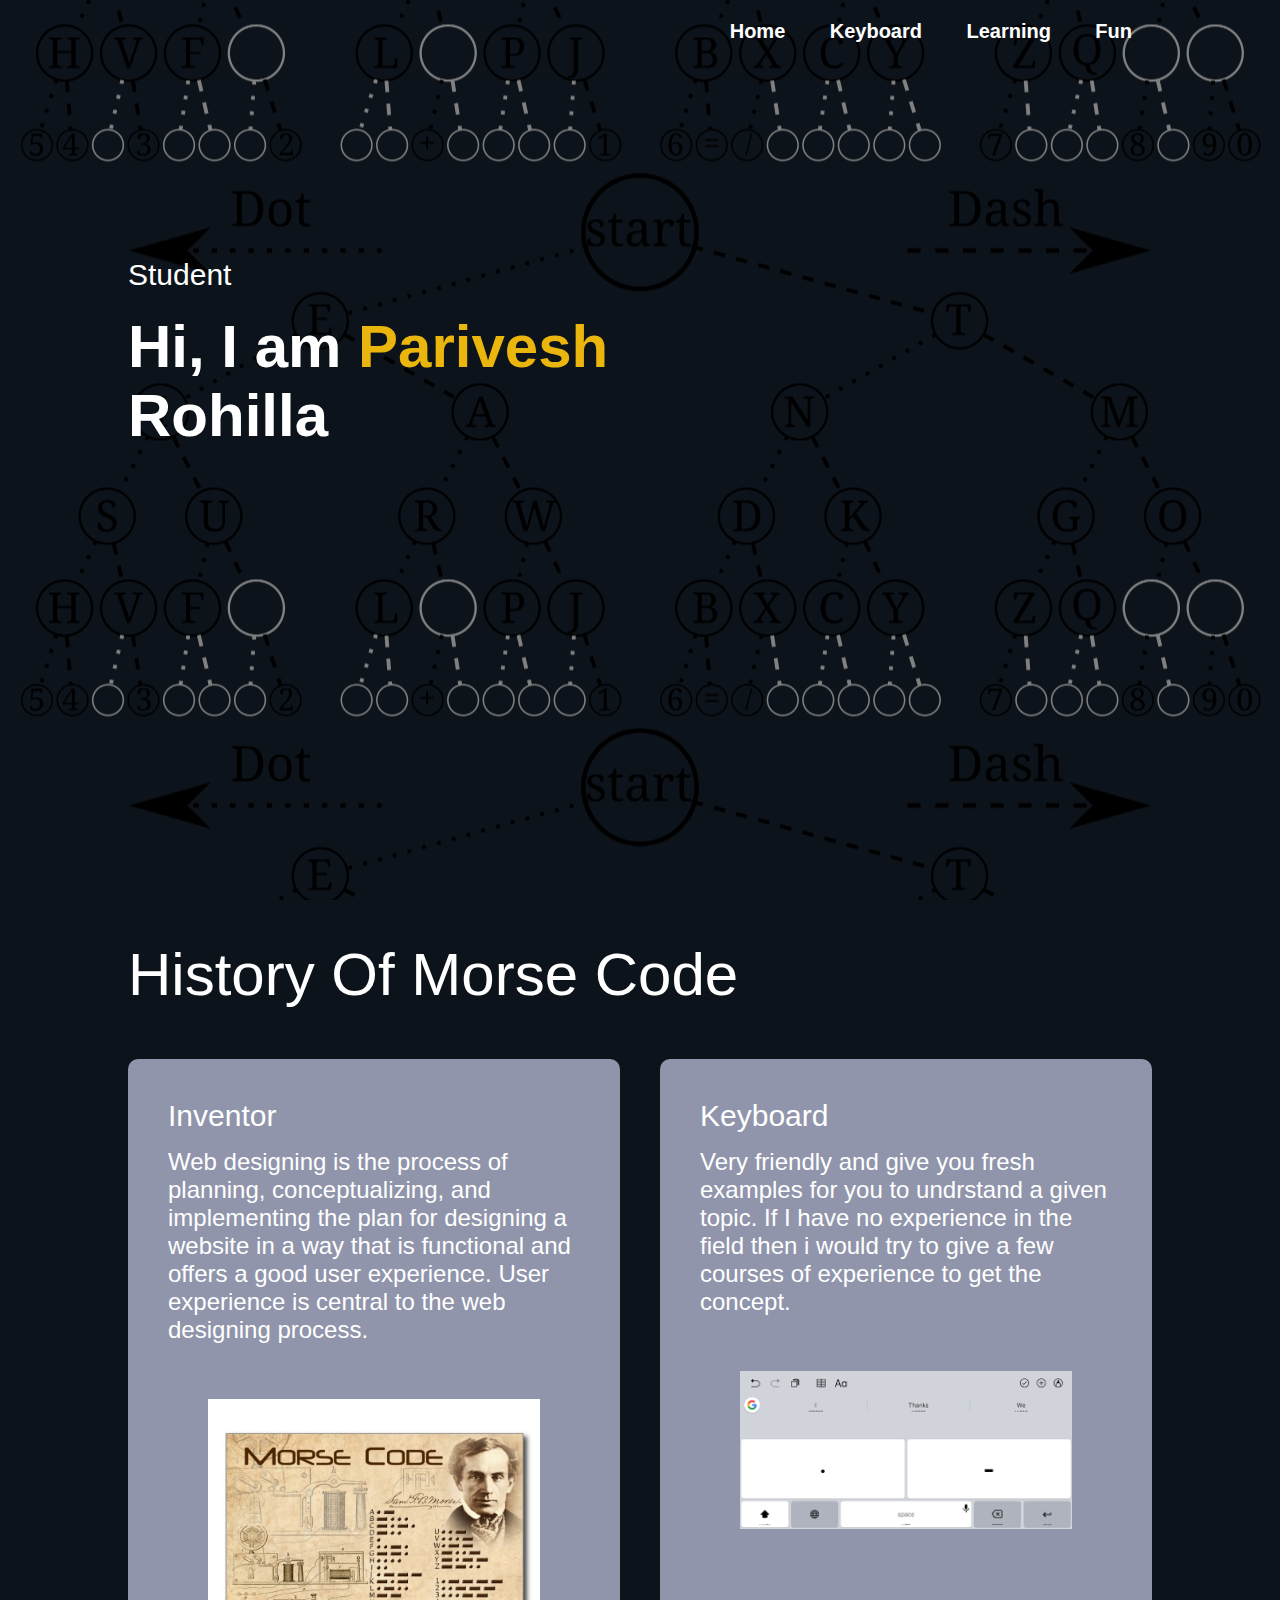
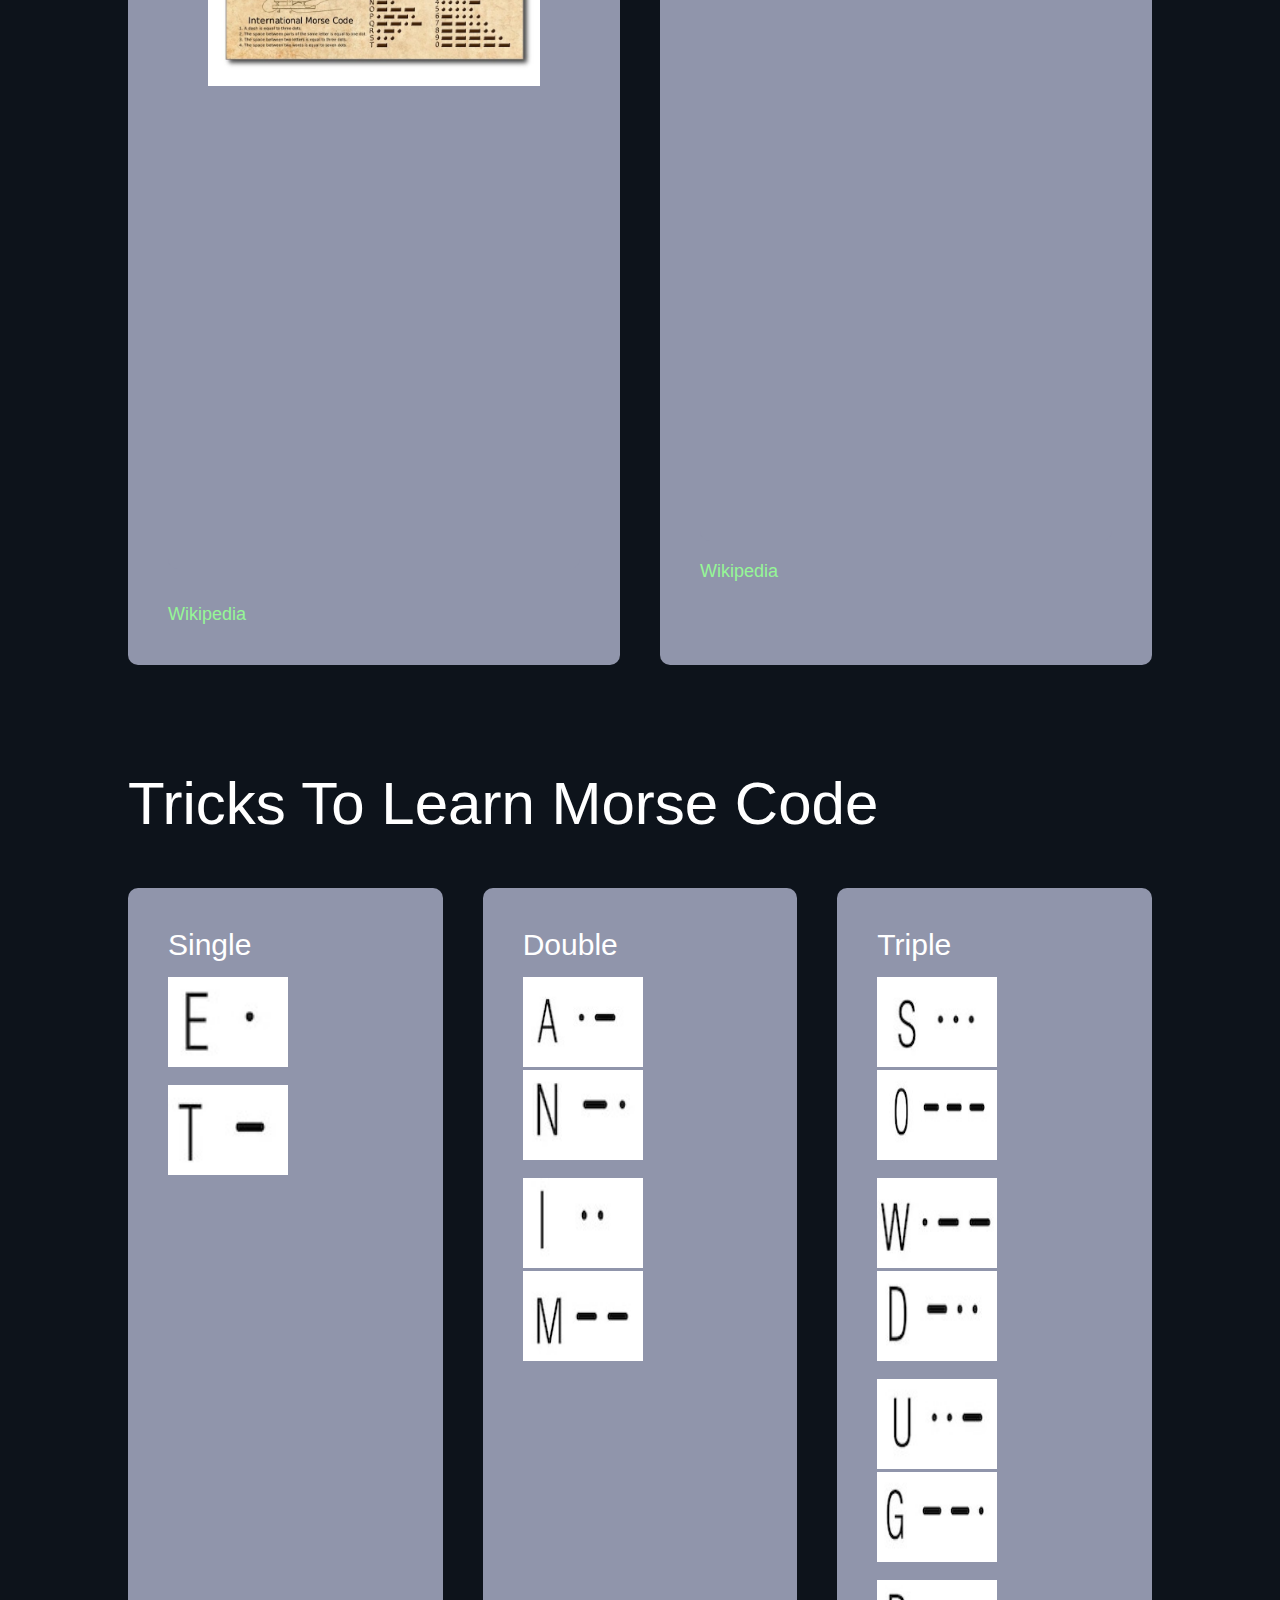
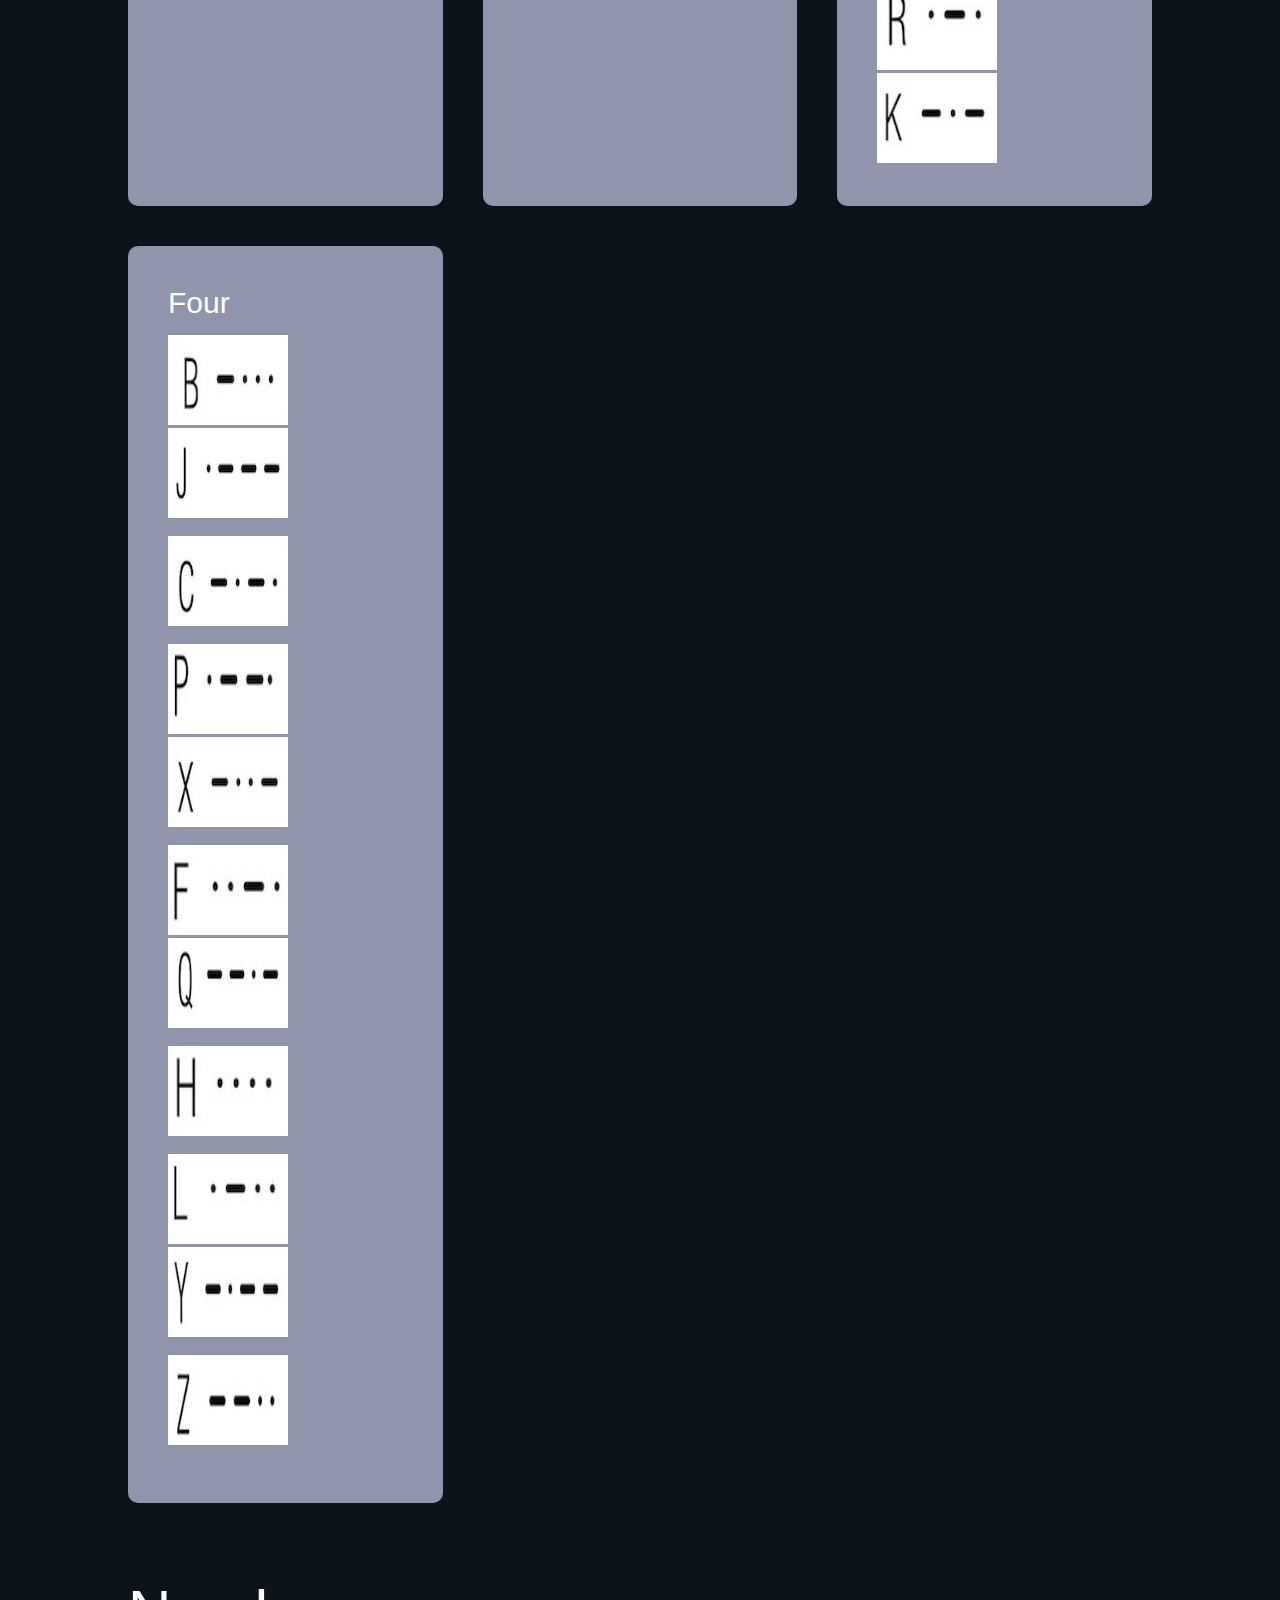
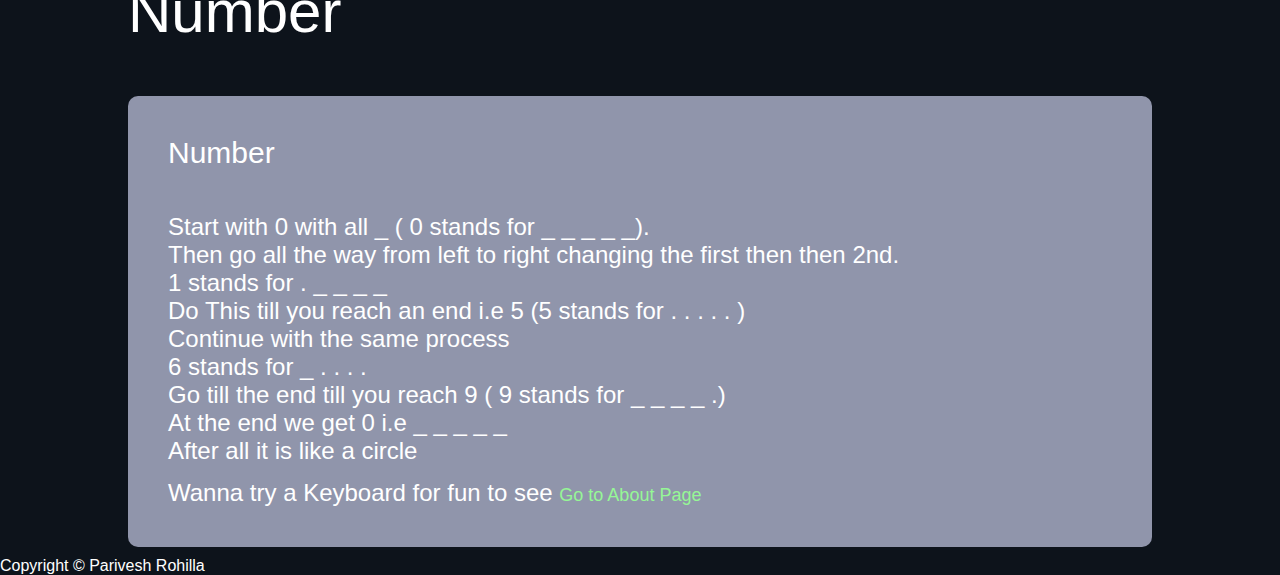
<file: Main/index.html>
<!DOCTYPE html>
<html>
<head>
    <title>
    Morse Code
    </title>
    <link rel="stylesheet" href="style.css">
    <script src="https://kit.fontawesome.cxom/f0321af717.js" crossorigin="anonymous"></script>
</head>
<body>
   <div id="header" >
     <div class="container">
        <nav>
            <ul>
             <li><a href="#header">Home</a></li>
             <li><a href="../virtual-keyboard-project/index.html">Keyboard</a></li>
             <li><a href="#learn">Learning</a></li>
             <li><a href="#Fun">Fun</a></li>
             </ul>
           </nav>
        <div class="header-text">
            <p>Student</p>
            <h1>Hi, I am <span>Parivesh</span> <br>Rohilla </h1>
        
        </div>
     </div>
   </div>

  <!------------Histroy Of Morse Code--------------->
  <div id="learn">
    <div class="container">
        <h1 class="sub-title">History Of Morse Code</h1> 
        <div class="services-list">
            <div>
                <i class="fa-solid fa-code"></i>
                <h2>Inventor</h2>
                <p style="font-size:x-large;">Web designing is the process of planning, conceptualizing, and implementing the plan for
                 designing a website in a way that is functional and offers a good user experience. 
                 User experience is central to the web designing process. </p>
                 <br>
                 <div class="background-container">
                    <img src="images/morseinv.jpeg" style="width:100%; height: auto;">
                 </div>
                 <br>
                 
                 <a href="#">Wikipedia</a>
            </div>     
                <div>
                    <i class="fa-brands fa-adn"></i>
                   
                 <h2>Keyboard</h2>
                 <p style="font-size: x-large;">Very friendly and give you fresh examples for you to undrstand a given topic. If 
                    I have no experience in the field then i would try to give a few courses of experience to get the concept.</p>
                    <br>
                    <div class="background-container">
                    <img src="images/morsekey.png" style="width:100%; height: auto;">
                    <br>
                    </div>
                    <a href="#">Wikipedia</a>
                </div>
            </div>
        </div>
    </div>
  </div>

 <br>
 <br>
 <br>
 
  <!------------My own tricks to learn Morse Code--------------->
  <div id="Fun">
    <div class="container">
        <h1 class="sub-title">Tricks To Learn Morse Code</h1> 
        <div class="services-list">
            <div>
                <i class="fa-solid fa-code"></i>
                <h2>Single</h2>
                <img src="images/single/e.jpg" style="width: 120px; height: 90px;">
                <br>
                <br>
                <img src="images/single/t.jpg" style="width: 120px; height: 90px;">
            </div>     
                <div>
                    <i class="fa-brands fa-adn"></i>
                   
                 <h2>Double</h2>
                 <img src="images/double/a.jpg" style="width: 120px; height: 90px;">
                 <img src="images/double/n.jpg" style="width: 120px; height: 90px;">
                 <br>
                 <br>
                 <img src="images/double/i.jpg" style="width: 120px; height: 90px;">
                 <img src="images/double/m.jpg" style="width: 120px; height: 90px;">
                </div>
                <div>
                  <i class="fa-brands fa-adn"></i>
                 
               <h2>Triple</h2>
                 <img src="images/triple/s.jpg"style="width: 120px; height: 90px;">
                 <img src="images/triple/o.jpg"style="width: 120px; height: 90px;">
                 <br>
                 <br>
                 <img src="images/triple/w.jpg"style="width: 120px; height: 90px;">
                 <img src="images/triple/d.jpg"style="width: 120px; height: 90px;">
                 <br>
                 <br>
                 <img src="images/triple/u.jpg"style="width: 120px; height: 90px;">
                 <img src="images/triple/g.jpg"style="width: 120px; height: 90px;">
                 <br>
                 <br>
                 <img src="images/triple/r.jpg"style="width: 120px; height: 90px;">
                 <img src="images/triple/k.jpg"style="width: 120px; height: 90px;">
                
              </div>
                <div>
                    <i class="fa-brand"></i>
                  <h2>Four</h2>
                  <img src="images/quad/b.jpg" style="width: 120px; height: 90px;">
                  <img src="images/quad/j.jpg" style="width: 120px; height: 90px;">
                  <br>
                  <br>
                  <img src="images/quad/c.jpg" style="width: 120px; height: 90px;">
                  <br>
                  <br>
                  <img src="images/quad/p.jpg" style="width: 120px; height: 90px;">
                  <img src="images/quad/x.jpg" style="width: 120px; height: 90px;">
                  <br>
                  <br>
                  <img src="images/quad/f.jpg" style="width: 120px; height: 90px;">
                  <img src="images/quad/q.jpg" style="width: 120px; height: 90px;">
                  <br>
                  <br>
                  <img src="images/quad/h.jpg" style="width: 120px; height: 90px;">
                  <br>
                  <br>
                  <img src="images/quad/l.jpg" style="width: 120px; height: 90px;">
                  <img src="images/quad/y.jpg" style="width: 120px; height: 90px;">
                  <br>
                  <br>
                  <img src="images/quad/z.jpg" style="width: 120px; height: 90px;">
                  <br>
                  <br>
                </div>
            </div>
        </div>
    </div>
  </div>

<br>
<br>
<br>


<!------------------------Number---------------------->


<div id="number">
  <div class="container">
      <h1 class="sub-title">Number</h1> 
      <div class="services-list">
          <div>
              <i class="fa-solid fa-code"></i>
              <h2>Number</h2>
              <p style="font-size: x-large;">
               <br>
               Start with 0 with all _ ( 0 stands for _ _ _ _ _).
                <br>
                Then go all the way from left to right changing the first then then 2nd.
                <br>
                1 stands for . _ _ _ _
                <br>
                Do This till you reach an end i.e 5 (5 stands for . . . . . )
                <br>
                Continue with the same process 
                <br>
                6 stands for _ . . . . 
                <br>
                Go till the end till you reach 9 ( 9 stands for _ _ _ _ .)
                <br>
                At the end we get 0 i.e _ _ _ _ _
                <br>
                After all it is like a circle    
              </p>
              <p style="font-family: 'Segoe UI', Tahoma, Geneva, Verdana, sans-serif; font-size:x-large;">
              Wanna try a Keyboard for fun to see 
              <a href="Typing\index.html">Go to About Page</a>


              </p> 
          </div> 
          </div>
      </div>
  </div>
</div>
    <div class="copyright">
        <p>Copyright © Parivesh Rohilla<i class="fa-regular fa-heart"></i></p>
    </div>
</div>
</body>
</html>
</file>
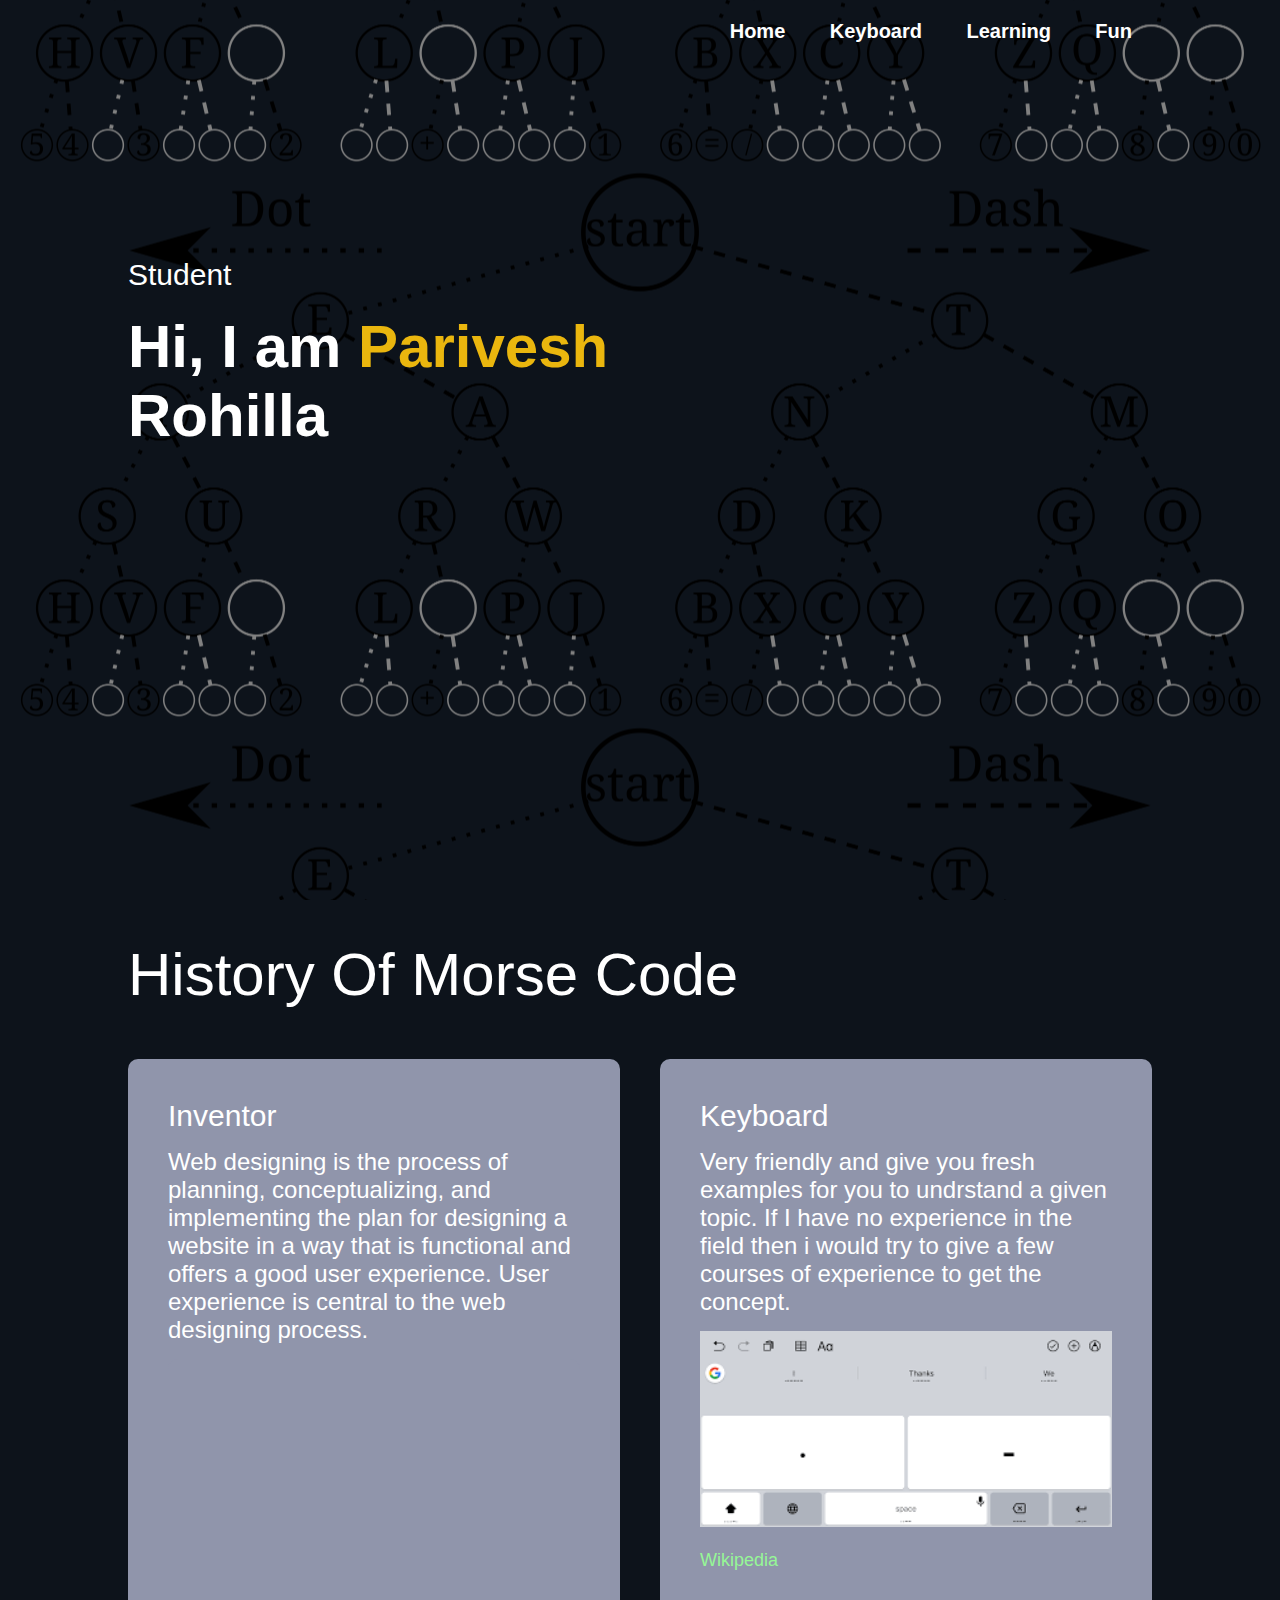
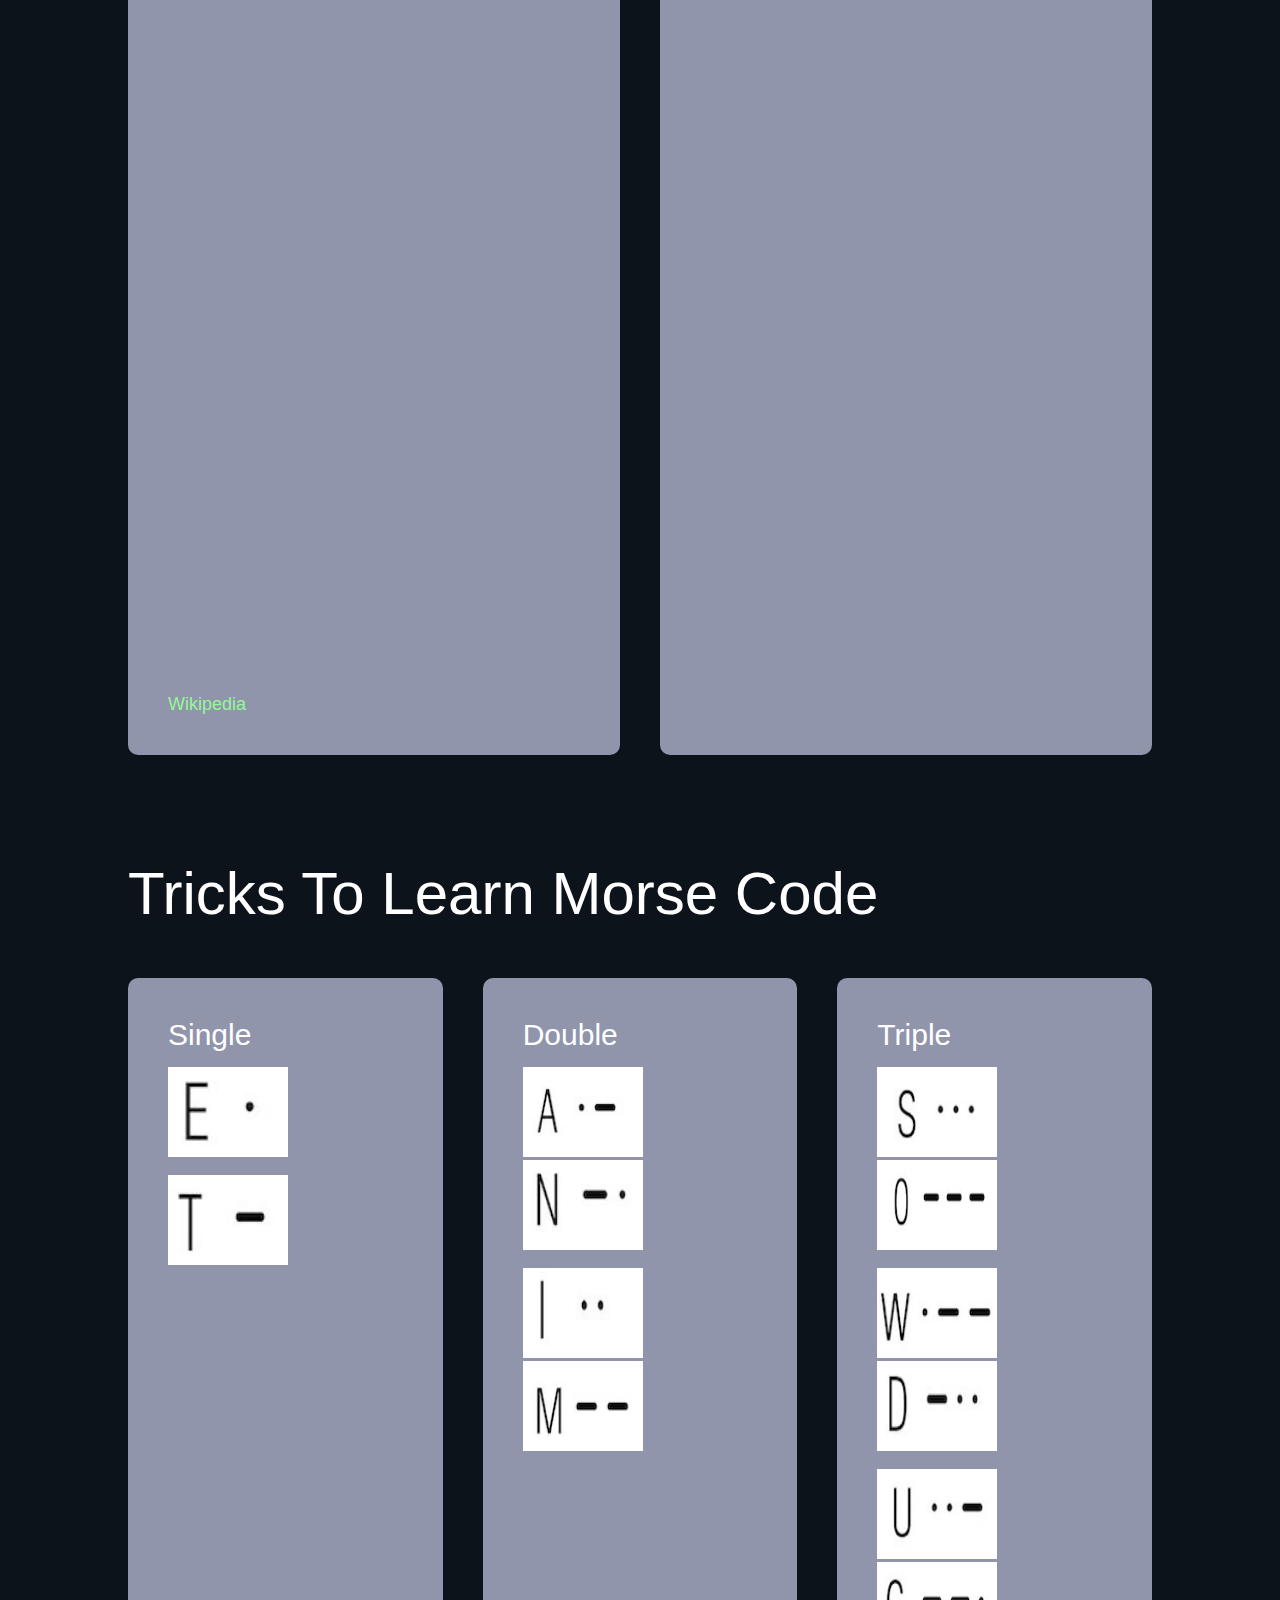
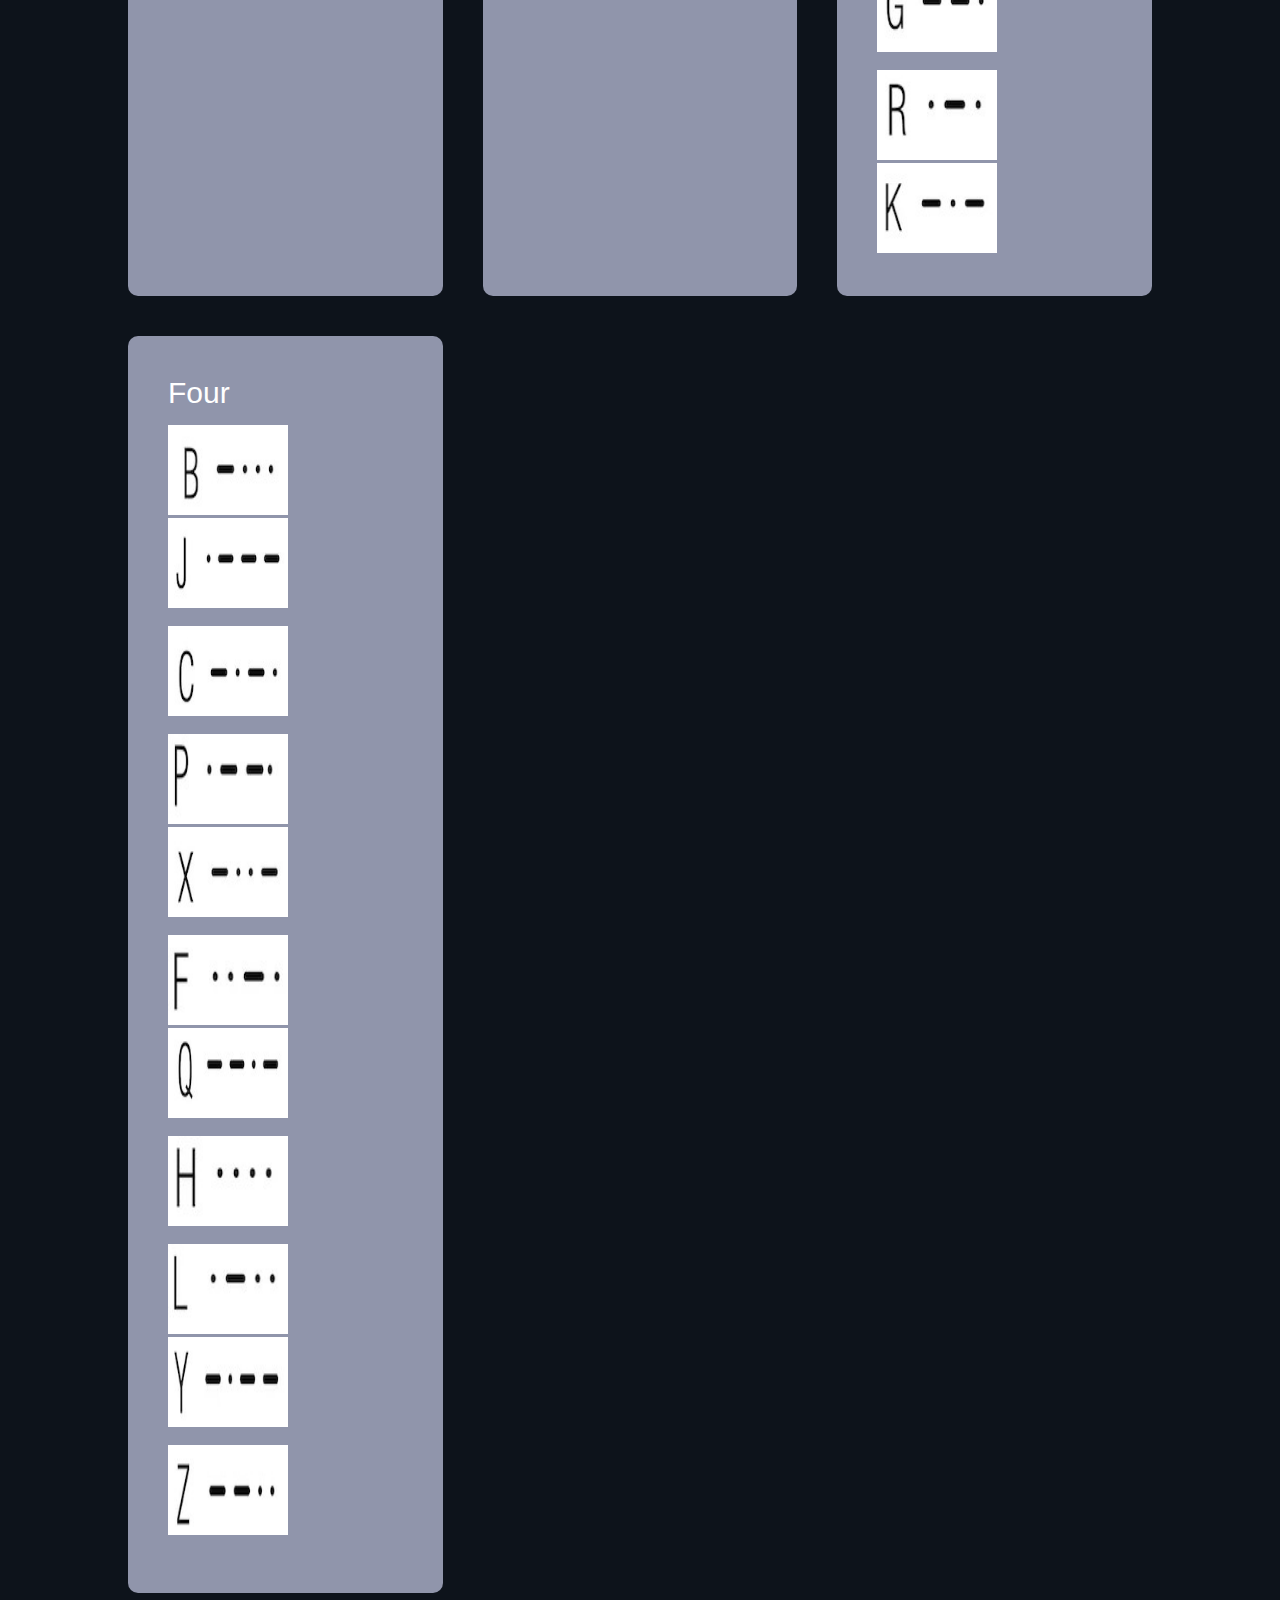
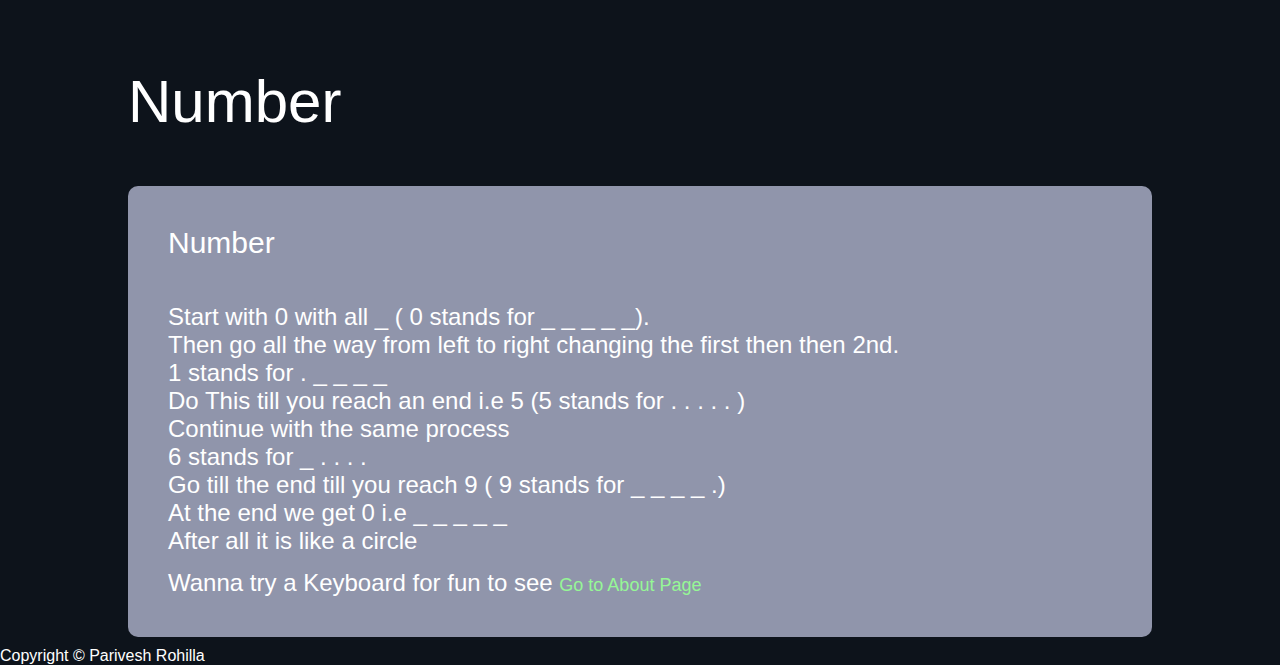
<file: Portfolio/Index.html>
<!DOCTYPE html>
<html>
<head>
    <title>
    Morse Code
    </title>
    <link rel="stylesheet" href="style.css">
    <script src="https://kit.fontawesome.cxom/f0321af717.js" crossorigin="anonymous"></script>
</head>
<body>
   <div id="header" >
     <div class="container">
        <nav>
            <ul>
             <li><a href="#header">Home</a></li>
             <li><a href="/virtual-keyboard-project/index.html">Keyboard</a></li>
             <li><a href="#learn">Learning</a></li>
             <li><a href="#Fun">Fun</a></li>
             </ul>
           </nav>
        <div class="header-text">
            <p>Student</p>
            <h1>Hi, I am <span>Parivesh</span> <br>Rohilla </h1>
        
        </div>
     </div>
   </div>

  <!------------Histroy Of Morse Code--------------->
  <div id="learn">
    <div class="container">
        <h1 class="sub-title">History Of Morse Code</h1> 
        <div class="services-list">
            <div>
                <i class="fa-solid fa-code"></i>
                <h2>Inventor</h2>
                <p style="font-size:x-large;">Web designing is the process of planning, conceptualizing, and implementing the plan for
                 designing a website in a way that is functional and offers a good user experience. 
                 User experience is central to the web designing process. </p>
                 <br>
                 <div class="background-container"></div>
                 <br>
                 <a href="#">Wikipedia</a>
            </div>     
                <div>
                    <i class="fa-brands fa-adn"></i>
                   
                 <h2>Keyboard</h2>
                 <p style="font-size: x-large;">Very friendly and give you fresh examples for you to undrstand a given topic. If 
                    I have no experience in the field then i would try to give a few courses of experience to get the concept.</p>
                    <br>
                    <img src="images/morsekey.png" style="width:100%; height: auto;">
                    <br>
                    <a href="#">Wikipedia</a>
                </div>
            </div>
        </div>
    </div>
  </div>

 <br>
 <br>
 <br>
 
  <!------------My own tricks to learn Morse Code--------------->
  <div id="Fun">
    <div class="container">
        <h1 class="sub-title">Tricks To Learn Morse Code</h1> 
        <div class="services-list">
            <div>
                <i class="fa-solid fa-code"></i>
                <h2>Single</h2>
                <img src="images/single/e.jpg" style="width: 120px; height: 90px;">
                <br>
                <br>
                <img src="images/single/t.jpg" style="width: 120px; height: 90px;">
            </div>     
                <div>
                    <i class="fa-brands fa-adn"></i>
                   
                 <h2>Double</h2>
                 <img src="images/double/a.jpg" style="width: 120px; height: 90px;">
                 <img src="images/double/n.jpg" style="width: 120px; height: 90px;">
                 <br>
                 <br>
                 <img src="images/double/i.jpg" style="width: 120px; height: 90px;">
                 <img src="images/double/m.jpg" style="width: 120px; height: 90px;">
                </div>
                <div>
                  <i class="fa-brands fa-adn"></i>
                 
               <h2>Triple</h2>
                 <img src="images/triple/s.jpg"style="width: 120px; height: 90px;">
                 <img src="images/triple/o.jpg"style="width: 120px; height: 90px;">
                 <br>
                 <br>
                 <img src="images/triple/w.jpg"style="width: 120px; height: 90px;">
                 <img src="images/triple/d.jpg"style="width: 120px; height: 90px;">
                 <br>
                 <br>
                 <img src="images/triple/u.jpg"style="width: 120px; height: 90px;">
                 <img src="images/triple/g.jpg"style="width: 120px; height: 90px;">
                 <br>
                 <br>
                 <img src="images/triple/r.jpg"style="width: 120px; height: 90px;">
                 <img src="images/triple/k.jpg"style="width: 120px; height: 90px;">
                
              </div>
                <div>
                    <i class="fa-brand"></i>
                  <h2>Four</h2>
                  <img src="images/quad/b.jpg" style="width: 120px; height: 90px;">
                  <img src="images/quad/j.jpg" style="width: 120px; height: 90px;">
                  <br>
                  <br>
                  <img src="images/quad/c.jpg" style="width: 120px; height: 90px;">
                  <br>
                  <br>
                  <img src="images/quad/p.jpg" style="width: 120px; height: 90px;">
                  <img src="images/quad/x.jpg" style="width: 120px; height: 90px;">
                  <br>
                  <br>
                  <img src="images/quad/f.jpg" style="width: 120px; height: 90px;">
                  <img src="images/quad/q.jpg" style="width: 120px; height: 90px;">
                  <br>
                  <br>
                  <img src="images/quad/h.jpg" style="width: 120px; height: 90px;">
                  <br>
                  <br>
                  <img src="images/quad/l.jpg" style="width: 120px; height: 90px;">
                  <img src="images/quad/y.jpg" style="width: 120px; height: 90px;">
                  <br>
                  <br>
                  <img src="images/quad/z.jpg" style="width: 120px; height: 90px;">
                  <br>
                  <br>
                </div>
            </div>
        </div>
    </div>
  </div>

<br>
<br>
<br>


<!------------------------Number---------------------->


<div id="number">
  <div class="container">
      <h1 class="sub-title">Number</h1> 
      <div class="services-list">
          <div>
              <i class="fa-solid fa-code"></i>
              <h2>Number</h2>
              <p style="font-size: x-large;">
               <br>
               Start with 0 with all _ ( 0 stands for _ _ _ _ _).
                <br>
                Then go all the way from left to right changing the first then then 2nd.
                <br>
                1 stands for . _ _ _ _
                <br>
                Do This till you reach an end i.e 5 (5 stands for . . . . . )
                <br>
                Continue with the same process 
                <br>
                6 stands for _ . . . . 
                <br>
                Go till the end till you reach 9 ( 9 stands for _ _ _ _ .)
                <br>
                At the end we get 0 i.e _ _ _ _ _
                <br>
                After all it is like a circle    
              </p>
              <p style="font-family: 'Segoe UI', Tahoma, Geneva, Verdana, sans-serif; font-size:x-large;">
              Wanna try a Keyboard for fun to see 
              <a href="Typing\index.html">Go to About Page</a>


              </p> 
          </div> 
          </div>
      </div>
  </div>
</div>
    <div class="copyright">
        <p>Copyright © Parivesh Rohilla<i class="fa-regular fa-heart"></i></p>
    </div>
</div>
</body>
</html>
</file>
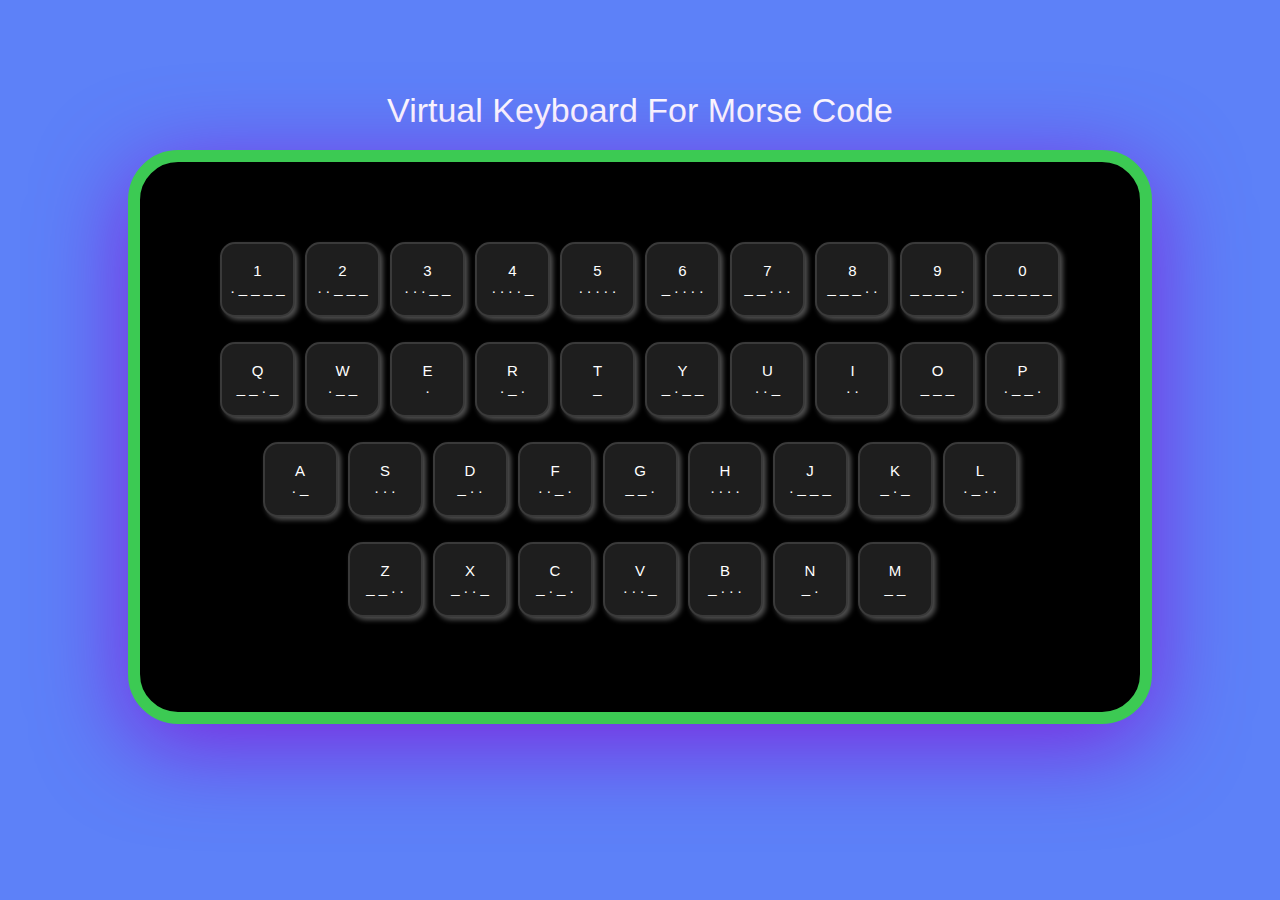
<file: virtual-keyboard-project/index.html>
<!DOCTYPE html>
<html>
<head>
    <title>Morse Keyboard</title>
    <link rel="stylesheet" href="style.css">
</head>
<body>
    <div class="title">Virtual Keyboard For Morse Code</div>
    <div class="keyboard-container">
        <div class="keyboard-layout q-layout active">
            <div class="row number-row">
                <button class="key" onclick="clk(this)">1 <br>. _ _ _ _</button>
                <button class="key" onclick="clk(this)">2 <br>. . _ _ _</button>
                <button class="key" onclick="clk(this)">3 <br>. . . _ _</button>
                <button class="key" onclick="clk(this)">4 <br>. . . . _</button>
                <button class="key" onclick="clk(this)">5 <br>. . . . .</button>
                <button class="key" onclick="clk(this)">6 <br>_ . . . .</button>
                <button class="key" onclick="clk(this)">7 <br>_ _ . . .</button>
                <button class="key" onclick="clk(this)">8 <br>_ _ _ . .</button>
                <button class="key" onclick="clk(this)">9 <br>_ _ _ _ .</button>
                <button class="key" onclick="clk(this)">0 <br>_ _ _ _ _</button>
            </div>
            <div class="row">
                <button class="key" onclick="clk(this)">Q <br>_ _ . _</button>
                <button class="key" onclick="clk(this)">W <br>. _ _</button>
                <button class="key" onclick="clk(this)">E <br>.</button>
                <button class="key" onclick="clk(this)">R <br>. _ .</button>
                <button class="key" onclick="clk(this)">T <br> _</button>
                <button class="key" onclick="clk(this)">Y <br>_ . _ _</button>
                <button class="key" onclick="clk(this)">U <br>. . _ </button>
                <button class="key" onclick="clk(this)">I <br>. .</button>
                <button class="key" onclick="clk(this)">O <br>_ _ _</button>
                <button class="key" onclick="clk(this)">P <br>. _ _ .</button>
            </div>
            <div class="row">
                <button class="key" onclick="clk(this)">A <br>. _</button>
                <button class="key" onclick="clk(this)">S <br>. . .</button>
                <button class="key" onclick="clk(this)">D <br>_ . .</button>
                <button class="key" onclick="clk(this)">F <br>. . _ .</button>
                <button class="key" onclick="clk(this)">G <br>_ _ .</button>
                <button class="key" onclick="clk(this)">H <br>. . . .</button>
                <button class="key" onclick="clk(this)">J <br>. _ _ _</button>
                <button class="key" onclick="clk(this)">K <br>_ . _</button>
                <button class="key" onclick="clk(this)">L <br>. _ . .</button>
            </div>
            <div class="row">
                <button class="key" onclick="clk(this)">Z <br>_ _ . .</button>
                <button class="key" onclick="clk(this)">X <br>_ . . _</button>
                <button class="key" onclick="clk(this)">C <br>_ . _ .</button>
                <button class="key" onclick="clk(this)">V <br>. . . _</button>
                <button class="key" onclick="clk(this)">B <br>_ . . .</button>
                <button class="key" onclick="clk(this)">N <br>_ . </button>
                <button class="key" onclick="clk(this)">M <br>_ _</button>
            </div>
        </div>
    </div>
    <br>
    <br>
    <p id="result"></p>

    <script>
        function clk(button) 
        {
            const buttonText = button.innerText;
            document.getElementById('result').innerText = 'You clicked: ' + buttonText;
        }
    </script>

</body>
</html>
</file>
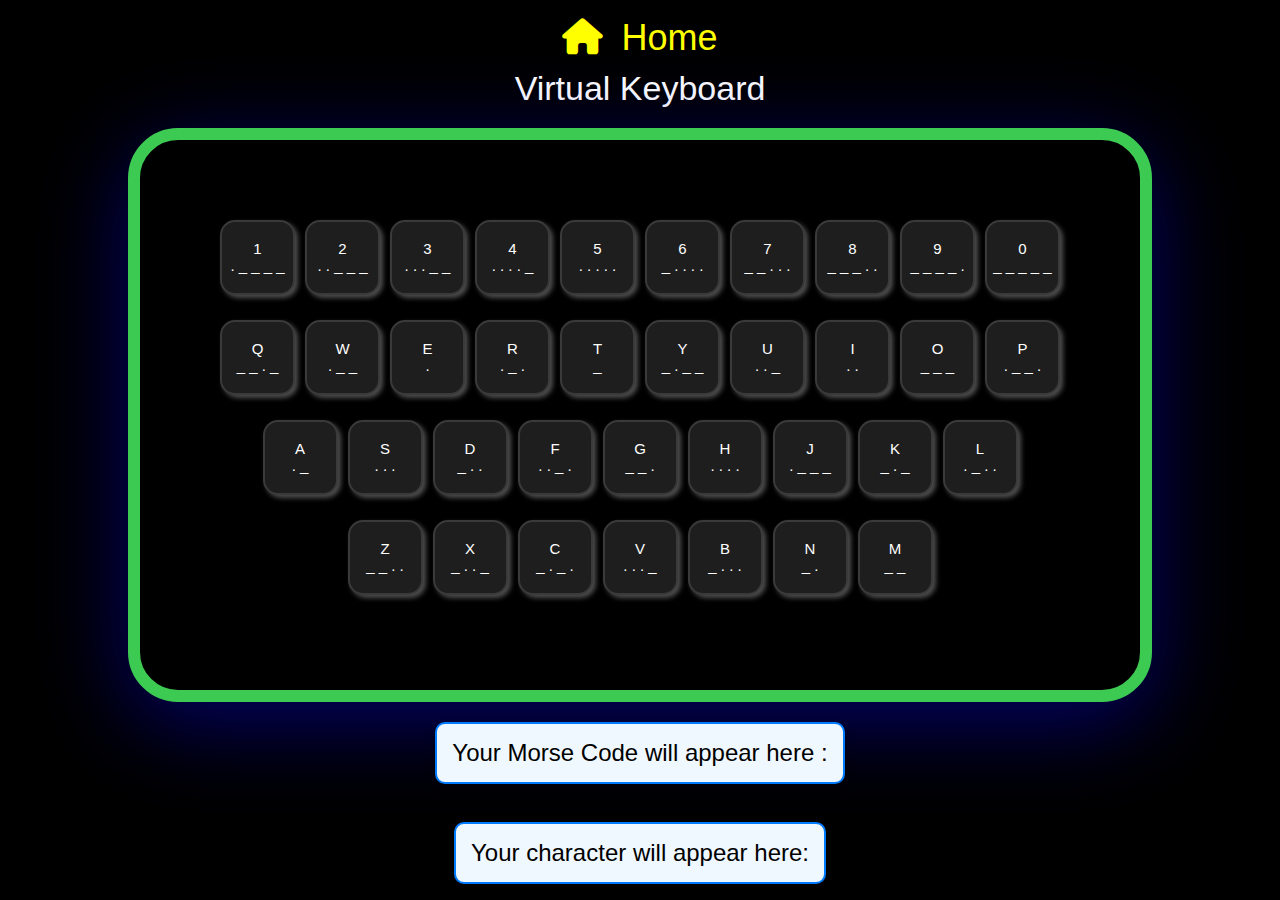
<file: Main/Typing/index.html>
<!DOCTYPE html>
<html>
<head>
    <title>Morse Keyboard Typing</title>
    <link rel="stylesheet" href="style.css">
<link rel="stylesheet" href="https://cdnjs.cloudflare.com/ajax/libs/font-awesome/6.4.0/css/all.min.css">

</head>
<body>
    <a href="..\Index.html" class="home-link">
        <i class="fas fa-home"></i>
        Home
    </a>
    <div class="title">Virtual Keyboard</div>
    <div class="keyboard-container">
        <div class="keyboard-layout q-layout active">
            <div class="row number-row">
                <button class="key" onclick="clk(this)">1 <br>. _ _ _ _</button>
                <button class="key" onclick="clk(this)">2 <br>. . _ _ _</button>
                <button class="key" onclick="clk(this)">3 <br>. . . _ _</button>
                <button class="key" onclick="clk(this)">4 <br>. . . . _</button>
                <button class="key" onclick="clk(this)">5 <br>. . . . .</button>
                <button class="key" onclick="clk(this)">6 <br>_ . . . .</button>
                <button class="key" onclick="clk(this)">7 <br>_ _ . . .</button>
                <button class="key" onclick="clk(this)">8 <br>_ _ _ . .</button>
                <button class="key" onclick="clk(this)">9 <br>_ _ _ _ .</button>
                <button class="key" onclick="clk(this)">0 <br>_ _ _ _ _</button>
            </div>
            <div class="row">
                <button class="key" onclick="clk(this)">Q <br>_ _ . _</button>
                <button class="key" onclick="clk(this)">W <br>. _ _</button>
                <button class="key" onclick="clk(this)">E <br>.</button>
                <button class="key" onclick="clk(this)">R <br>. _ .</button>
                <button class="key" onclick="clk(this)">T <br> _</button>
                <button class="key" onclick="clk(this)">Y <br>_ . _ _</button>
                <button class="key" onclick="clk(this)">U <br>. . _ </button>
                <button class="key" onclick="clk(this)">I <br>. .</button>
                <button class="key" onclick="clk(this)">O <br>_ _ _</button>
                <button class="key" onclick="clk(this)">P <br>. _ _ .</button>
            </div>
            <div class="row">
                <button class="key" onclick="clk(this)">A <br>. _</button>
                <button class="key" onclick="clk(this)">S <br>. . .</button>
                <button class="key" onclick="clk(this)">D <br>_ . .</button>
                <button class="key" onclick="clk(this)">F <br>. . _ .</button>
                <button class="key" onclick="clk(this)">G <br>_ _ .</button>
                <button class="key" onclick="clk(this)">H <br>. . . .</button>
                <button class="key" onclick="clk(this)">J <br>. _ _ _</button>
                <button class="key" onclick="clk(this)">K <br>_ . _</button>
                <button class="key" onclick="clk(this)">L <br>. _ . .</button>
            </div>
            <div class ="row">
                <button class="key" onclick="clk(this)">Z <br>_ _ . .</button>
                <button class="key" onclick="clk(this)">X <br>_ . . _</button>
                <button class="key" onclick="clk(this)">C <br>_ . _ .</button>
                <button class="key" onclick="clk(this)">V <br>. . . _</button>
                <button class="key" onclick="clk(this)">B <br>_ . . .</button>
                <button class="key" onclick="clk(this)">N <br>_ .</button>
                <button class="key" onclick="clk(this)">M <br>_ _</button>
            </div>
        </div>
    </div>
    <div id="result" class="result2">Your Morse Code will appear here :</div>
    <br>
    <div id="result1" class="result2">Your character will appear here: </div>
    <script>
        function clk(button) {
            // Logic to handle button clicks and display Morse code
            const morseCode = button.innerText.split('\n')[1].trim();
            const morseCode1 = button.innerText.split('\n')[0].trim();
            document.getElementById('result').innerText += morseCode + ' + ';
            document.getElementById('result1').innerText +=morseCode1;


        //     const key = document.getElementsByClassName("key");
        // const val = document.getElementsByClassName("key").value;
        // const morse = document.getElementById('result');
        // morse.innerText=val;
        }
       
    </script>
</body>
</html>
</file>
<file: Main/style.css>
*{
  margin:0;
  padding: 0;
  font-family:'Poppins',sans-serif;
  box-sizing: border-box;  
}
html{
    scroll-behavior: smooth;
}
body{
    background: #0d131b;
    color: white;
}
.background-container {
  background-image: url('images/morse.png');
  background-position:center;
  background-repeat: no-repeat;
  background-size:auto;
  width: 100%;
  height: 90vh; /* or any height you want */
}
#header{
    width: 100%;
    height: 100vh;
    background-image: url(images/morse.png);
    background-size:contain;
    background-position: center;
}
.container{
padding: 10px 10%;

}
nav{
    display: flex;
    align-items: center;
    justify-content: space-between;
    flex-wrap: wrap;
    justify-content:end;
}
nav ul li{
    display:inline-block;
    list-style: none;
    margin: 10px 20px;
    ;
}
nav ul li a{
    color:white;
    text-decoration:blanchedalmond;
    font-weight: bold;
    font-size: 20px;
    position: relative;
}
nav ul li a::after{
    content: '';
    width: 0%;
    height: 3px;
    background:rgb(245, 240, 243);
    position: absolute;
    left:0%;
    bottom: -6px;
   transition: 0.5s; 
}
nav ul li a:hover::after{
    width: 100%;
}
.header-text{
    margin-top: 20%;
    font-size: 30px;
}
.header-text h1{
    font-size: 60px;
    margin-top: 20px;
    font-weight: 500px;
}
.header-text h1 span{
    color:#eab60e;
}

/*---about----*/
#about{
    padding: 80px;
    color: #eff19d;
}
.row{
    display: flex;
    justify-content: space-between;
    flex-wrap: wrap;
}
.sub-title{
    font-size: 60px;
    font-weight: 100;
}
.tab-titles{
    display: flex;
    margin: 20px 0 40px;
}
.tab-links{
    margin-right: 50px;
    font-size: 18px;
    font-weight: 200;
    cursor: pointer;
    position: relative;
}
.tab-links::after{
    content: '';
    width: 0;
    height: 3px;
    background:rgb(231, 229, 238);
    position:absolute;
    bottom: -8px;
    transition: 0.5s;
}
.tab-links.active-link::after{
    width: 50%;
}
.tab-contents ul li{
    list-style: none;
    margin: 10px;
}
.tab-contents ul li span{
    color: rgb(246, 248, 250);
    font-size: 18px;
}
.tab-contents{
    display: none;
}
.tab-contents.active-tab{
    display: block;
}

/*------service--------*/

#learn{
    padding:30px 0;
}
.services-list{
    display:grid;
    grid-template-columns: repeat(auto-fit,minmax(250px,1fr));
    grid-gap:40px;
    margin-top: 50px;
}
.services-list div{
    background: #9095ab;
    padding: 40px;
    font-size: 13px;
    font-weight: 300;
    border-radius: 10px;
}
.services-list div i{
    font-size: 50px;
    margin-bottom: 30px;
}
.services-list div h2{
    font-size: 30px;
    font-weight: 500;
    margin-bottom:15px ;

}
.services-list div a{
    text-decoration: none;
    color:#96f796;
    font-size:18px;
    margin-top: 20px;
    display: inline-block;
}
.services-list div:hover{
    background: #181718;
    }

    /*------portfolio----*/

    #portfolio{
        padding: 50px 0;
    }
    .work-list{
    display:grid;
    grid-template-columns: repeat(auto-fit,minmax(250px,1fr));
    grid-gap:40px;
    margin-top: 50px;
    }
    .work{
        border-radius: 10px;
        position: relative;
        overflow:hidden;
    }
    .work img{
        width:100%;
        border-radius: 10px;
        display: block;
    }
 .layer{
    width:100%;
    height: 100%;
    background: linear-gradient(rgba(0,0,0,0.6),#606bce);
    border-radius: 10px;
    position:absolute;
    left:0;
    bottom: 0;
    overflow: hidden;
    display: flex;
    align-items: center;
    justify-content: center;
    flex-direction: column;
    padding: 0 40px;
    text-align: center;
    font-size: 12px;
    color: #eff19d;

 }
 .layer h3{
    font-weight: 500;
    margin-bottom: 20px;
    color: rgb(243, 165, 21);
 }
 .layer a{
    text-decoration: none;
    color:#f0b031;
    font-size:20px;
    margin-top: 20px;
    display: inline-block;
    width: 60px;
    border-radius: 50%;
    text-align: center;
    line-height: 60px;
    background: #f8e5a8;
    height: 60px;
 }
.home-button {
  display: inline-block;
  padding: 10px 20px;
  background-color: #007BFF;
  color: white;
  text-decoration: none;
  border-radius: 8px;
  font-weight: bold;
  transition: background-color 0.3s ease;
}

.home-button:hover {
  background-color: #0056b3;
}
</file>
<file: Portfolio/style.css>
*{
  margin:0;
  padding: 0;
  font-family:'Poppins',sans-serif;
  box-sizing: border-box;  
}
html{
    scroll-behavior: smooth;
}
body{
    background: #0d131b;
    color: white;
}
.background-container {
  background-image: url('images/morse.png');
  background-position:center;
  background-repeat: no-repeat;
  background-size:auto;
  width: 100%;
  height: 100vh; /* or any height you want */
}
#header{
    width: 100%;
    height: 100vh;
    background-image: url(images/morse.png);
    background-size:contain;
    background-position: center;
}
.container{
padding: 10px 10%;

}
nav{
    display: flex;
    align-items: center;
    justify-content: space-between;
    flex-wrap: wrap;
    justify-content:end;
}
nav ul li{
    display:inline-block;
    list-style: none;
    margin: 10px 20px;
    ;
}
nav ul li a{
    color:white;
    text-decoration:blanchedalmond;
    font-weight: bold;
    font-size: 20px;
    position: relative;
}
nav ul li a::after{
    content: '';
    width: 0%;
    height: 3px;
    background:rgb(245, 240, 243);
    position: absolute;
    left:0%;
    bottom: -6px;
   transition: 0.5s; 
}
nav ul li a:hover::after{
    width: 100%;
}
.header-text{
    margin-top: 20%;
    font-size: 30px;
}
.header-text h1{
    font-size: 60px;
    margin-top: 20px;
    font-weight: 500px;
}
.header-text h1 span{
    color:#eab60e;
}

/*---about----*/
#about{
    padding: 80px;
    color: #eff19d;
}
.row{
    display: flex;
    justify-content: space-between;
    flex-wrap: wrap;
}
.sub-title{
    font-size: 60px;
    font-weight: 100;
}
.tab-titles{
    display: flex;
    margin: 20px 0 40px;
}
.tab-links{
    margin-right: 50px;
    font-size: 18px;
    font-weight: 200;
    cursor: pointer;
    position: relative;
}
.tab-links::after{
    content: '';
    width: 0;
    height: 3px;
    background:rgb(231, 229, 238);
    position:absolute;
    bottom: -8px;
    transition: 0.5s;
}
.tab-links.active-link::after{
    width: 50%;
}
.tab-contents ul li{
    list-style: none;
    margin: 10px;
}
.tab-contents ul li span{
    color: rgb(246, 248, 250);
    font-size: 18px;
}
.tab-contents{
    display: none;
}
.tab-contents.active-tab{
    display: block;
}

/*------service--------*/

#learn{
    padding:30px 0;
}
.services-list{
    display:grid;
    grid-template-columns: repeat(auto-fit,minmax(250px,1fr));
    grid-gap:40px;
    margin-top: 50px;
}
.services-list div{
    background: #9095ab;
    padding: 40px;
    font-size: 13px;
    font-weight: 300;
    border-radius: 10px;
}
.services-list div i{
    font-size: 50px;
    margin-bottom: 30px;
}
.services-list div h2{
    font-size: 30px;
    font-weight: 500;
    margin-bottom:15px ;

}
.services-list div a{
    text-decoration: none;
    color:#96f796;
    font-size:18px;
    margin-top: 20px;
    display: inline-block;
}
.services-list div:hover{
    background: #181718;
    }

    /*------portfolio----*/

    #portfolio{
        padding: 50px 0;
    }
    .work-list{
    display:grid;
    grid-template-columns: repeat(auto-fit,minmax(250px,1fr));
    grid-gap:40px;
    margin-top: 50px;
    }
    .work{
        border-radius: 10px;
        position: relative;
        overflow:hidden;
    }
    .work img{
        width:100%;
        border-radius: 10px;
        display: block;
    }
 .layer{
    width:100%;
    height: 100%;
    background: linear-gradient(rgba(0,0,0,0.6),#606bce);
    border-radius: 10px;
    position:absolute;
    left:0;
    bottom: 0;
    overflow: hidden;
    display: flex;
    align-items: center;
    justify-content: center;
    flex-direction: column;
    padding: 0 40px;
    text-align: center;
    font-size: 12px;
    color: #eff19d;

 }
 .layer h3{
    font-weight: 500;
    margin-bottom: 20px;
    color: rgb(243, 165, 21);
 }
 .layer a{
    text-decoration: none;
    color:#f0b031;
    font-size:20px;
    margin-top: 20px;
    display: inline-block;
    width: 60px;
    border-radius: 50%;
    text-align: center;
    line-height: 60px;
    background: #f8e5a8;
    height: 60px;
 }
.home-button {
  display: inline-block;
  padding: 10px 20px;
  background-color: #007BFF;
  color: white;
  text-decoration: none;
  border-radius: 8px;
  font-weight: bold;
  transition: background-color 0.3s ease;
}

.home-button:hover {
  background-color: #0056b3;
}
</file>
<file: virtual-keyboard-project/style.css>
body {
    font-family: Arial, sans-serif;
    display: flex;
    flex-direction: column;
    justify-content: center;
    align-items: center;
    height: 100vh;
    background-color:rgba(77, 117, 247, 0.911);
    margin: 0;
}

.title {
    color: #fff;
    font-family: Arial, sans-serif;
    font-size: 34px;
    margin-bottom: 20px;
}

.keyboard-container {
    display: flex;
    flex-direction: column;
    gap: 10px;
    padding: 80px;
    background-color: #000000;
    border-radius: 50px;
    box-shadow: 0px 20px 90px rgba(137, 4, 214, 0.733);
    border: 12px solid #3cca53;
}

.keyboard-layout.active {
    display:contents;
}

.row {
    display: flex;
    justify-content: center;
    gap: 10px;
    margin-bottom: 15px;
}

.key {
    width: 75px;
    height: 75px;
    font-size: 15px;
    color: #ffffff;
    border: 2px solid #3a3a3a;
    background-color: #1e1e1e;
    border-radius: 15px;
    cursor: pointer;
    transition: all 0.25s ease-in-out;
    box-shadow: 3px 3px 5px rgba(255, 255, 255, 0.308);
    display: flex;
    justify-content: center;
    align-items: center;
    position: relative;
}

.key:active {
    background-color: #0b67a5;
    border-color: #555;
}

p{
    color: #ffffff;
    font-family: Arial, sans-serif;
    font-size: 30px;
    margin-top: 20px;
    font-style: underline;
    text-align: center;
}


p:hover {
    background-color: #1e2020; /* Slightly darker background on hover */
}
</file>
<file: Main/Typing/style.css>
body {
    font-family: Arial, sans-serif;
    display: flex;
    flex-direction: column;
    justify-content: center;
    align-items: center;
    height: 100vh;
    background-color:rgb(0, 0, 0);
    margin: 0;
}

.title {
    color: #fff;
    font-family: Arial, sans-serif;
    font-size: 34px;
    margin-bottom: 20px;
}
.home-link {
  color: yellow;
  font-size: 36px; /* Increase as needed */
  text-decoration: none;
  display: inline-block;
  margin-bottom: 10px;
  text-align: center;
}

.home-link i {
  margin-right: 8px;
}
a {
  text-decoration: none;
  font-size: 18px;
  color: #333;
}

a i {
  margin-right: 8px;
}

.keyboard-container {
    display: flex;
    flex-direction: column;
    gap: 10px;
    padding: 80px;
    background-color: #000000;
    border-radius: 50px;
    box-shadow: 0px 20px 90px rgba(7, 4, 214, 0.5);
    border: 12px solid #3cca53;
}

.keyboard-layout.active {
    display:contents;
}

.row {
    display: flex;
    justify-content: center;
    gap: 10px;
    margin-bottom: 15px;
}

.key {
    width: 75px;
    height: 75px;
    font-size: 15px;
    color: #ffffff;
    border: 2px solid #3a3a3a;
    background-color: #1e1e1e;
    border-radius: 15px;
    cursor: pointer;
    transition: all 0.25s ease-in-out;
    box-shadow: 3px 3px 5px rgba(255, 255, 255, 0.308);
    display: flex;
    justify-content: center;
    align-items: center;
    position: relative;
}

.key:active {
    background-color: #0b67a5;
    border-color: #555;
}

p{
    color: #ffffff;
    font-family: Arial, sans-serif;
    font-size: 30px;
    margin-top: 20px;
    font-style: underline;
    text-align: center;
}


p:hover {
    background-color: #1e2020; /* Slightly darker background on hover */
}
.result2 {
    text-align: center;
    font-size: 24px; 
    margin-top: 20px;
    padding: 15px;
    background-color: #f0f8ff;
    border: 2px solid #007bff;
    border-radius: 10px;
    box-shadow: 0 4px 10px rgba(0, 0, 0, 0.2);
    transition: background-color 0.3s;
}

#result:hover {
    background-color: #e0f7fa;
}
</file>
